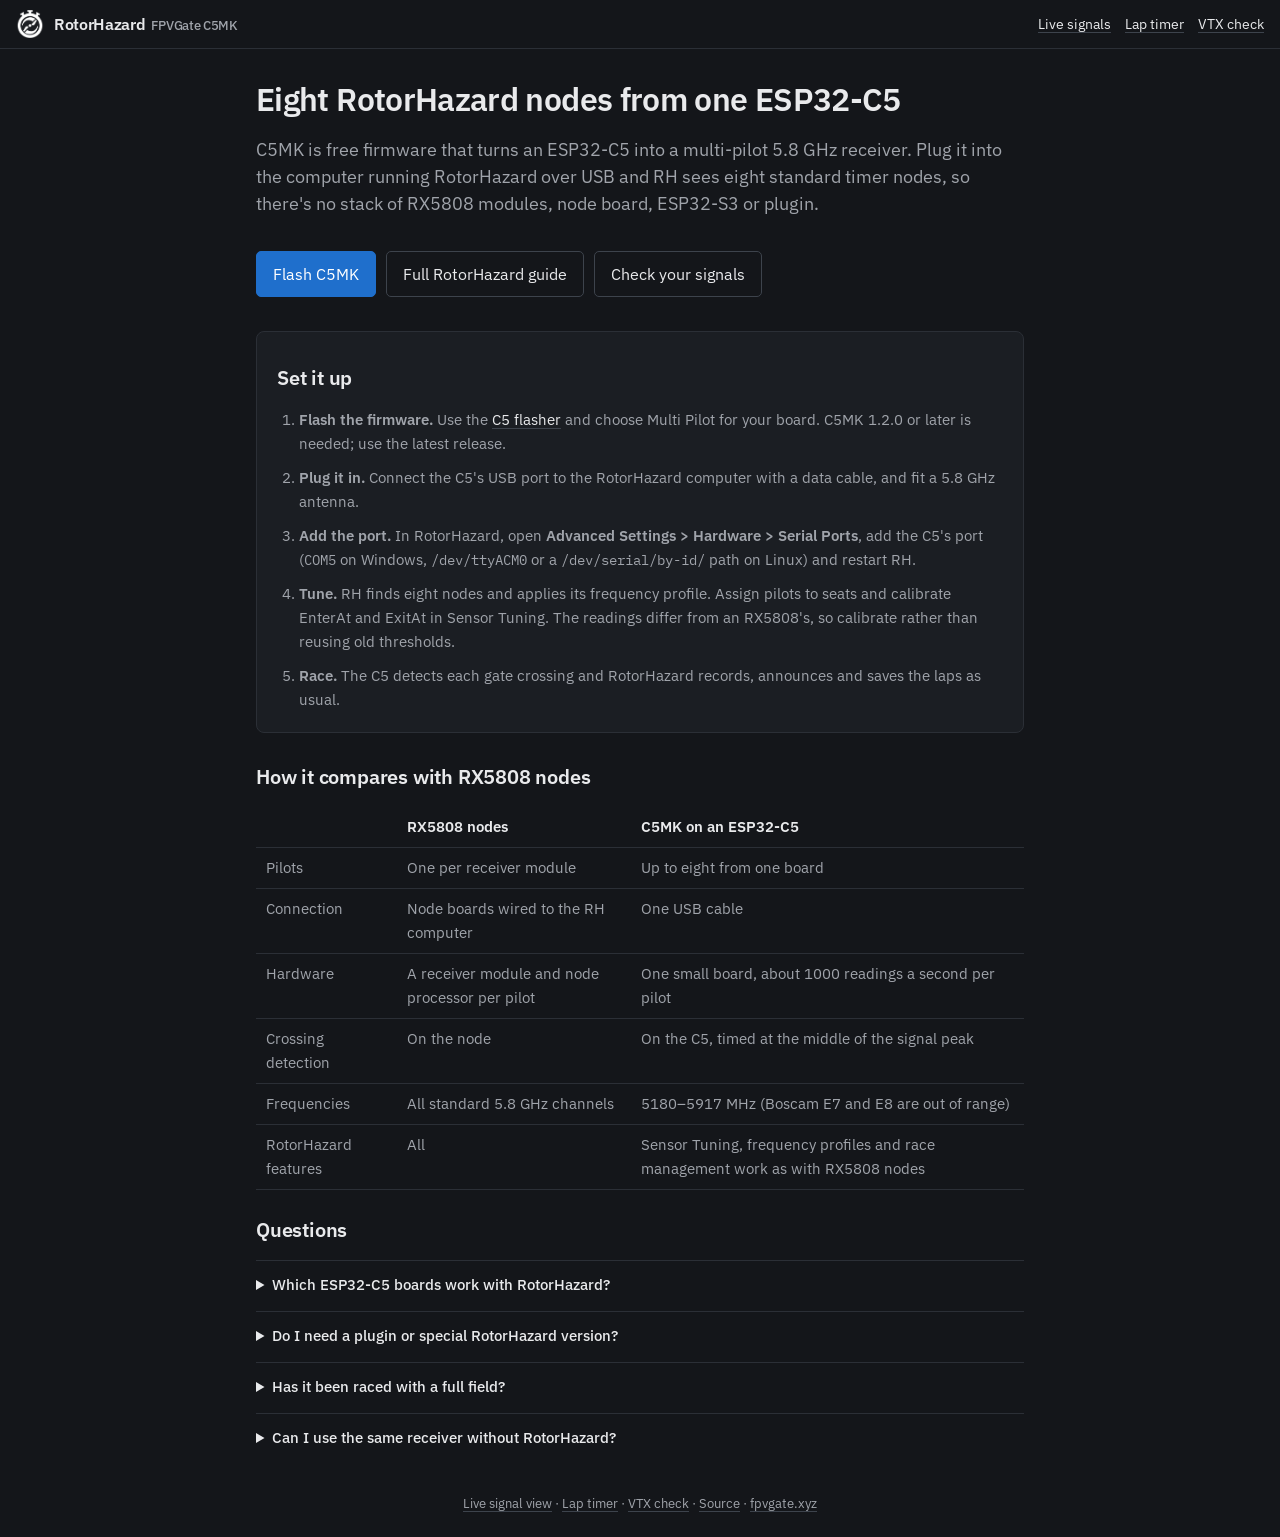
<file: multipilot/web/rotorhazard/index.html>
<!DOCTYPE html>
<!-- FPVGate C5MK with RotorHazard: a static guide page, the search landing
     page for using one ESP32-C5 as eight RotorHazard nodes over USB. Facts
     follow docs/USB_ROTORHAZARD.md; keep the two in step. -->
<html lang="en">
<head>
<meta charset="utf-8">
<meta name="viewport" content="width=device-width, initial-scale=1, viewport-fit=cover">
<meta name="theme-color" content="#111317">
<title>ESP32-C5 RotorHazard receiver: 8 nodes over USB | FPVGate C5MK</title>
<meta name="description" content="Use one ESP32-C5 as eight native RotorHazard timer nodes. Plug it into the RotorHazard computer over USB: no RX5808 modules, node board or plugin.">
<link rel="canonical" href="https://c5mk.fpvgate.xyz/rotorhazard/">
<meta property="og:type" content="article">
<meta property="og:site_name" content="FPVGate C5MK">
<meta property="og:title" content="ESP32-C5 RotorHazard receiver: 8 nodes over USB">
<meta property="og:description" content="Use one ESP32-C5 as eight native RotorHazard timer nodes. Plug it into the RotorHazard computer over USB: no RX5808 modules, node board or plugin.">
<meta property="og:url" content="https://c5mk.fpvgate.xyz/rotorhazard/">
<meta property="og:image" content="https://c5mk.fpvgate.xyz/assets/social-preview.png">
<meta property="og:image:width" content="1280">
<meta property="og:image:height" content="640">
<meta name="twitter:card" content="summary_large_image">
<meta name="twitter:image" content="https://c5mk.fpvgate.xyz/assets/social-preview.png">
<link rel="icon" href="../assets/fpvgate-logo.png" type="image/png">
<style>
  :root { --bg: #111317; --panel: #191c21; --line: #2a2f37; --text: #eef0f3; --soft: #bfc5ce; --muted: #8a919c; }
  * { box-sizing: border-box; }
  html, body { margin: 0; background: var(--bg); color: var(--text); font: 16px/1.5 system-ui, "Segoe UI", Roboto, sans-serif; }
  header { display: flex; align-items: center; gap: 10px; padding: 10px 16px; border-bottom: 1px solid var(--line); }
  header .title { font-weight: 800; }
  header .title small { font-weight: 500; color: var(--muted); margin-left: 6px; }
  header nav { margin-left: auto; display: flex; gap: 14px; font-size: 14px; }
  main { max-width: 800px; margin: 0 auto; padding: 24px 16px 40px; display: grid; gap: 18px; }
  h1 { font-size: 32px; margin: 8px 0 0; line-height: 1.15; }
  .lead { font-size: 18px; color: var(--soft); margin: 0; }
  .card { background: var(--panel); border: 1px solid var(--line); padding: 20px; }
  ol.setup { margin: 0; padding-left: 22px; display: grid; gap: 10px; color: var(--soft); }
  code { font-family: var(--mono); font-size: .92em; }
  table { border-collapse: collapse; width: 100%; font-size: 15px; }
  th, td { text-align: left; padding: 8px 10px; border-bottom: 1px solid var(--line); vertical-align: top; }
  th { color: var(--text); font-weight: 600; }
  td { color: var(--soft); }
  .cta { display: flex; flex-wrap: wrap; gap: 10px; }
  .cta a { display: inline-block; padding: 10px 16px; border: 1px solid var(--line2); border-radius: var(--r); text-decoration: none; }
  .cta a.primary { background: var(--accent-fill); border-color: var(--accent-fill); color: var(--accent-ink); }
  @media (max-width: 560px) { header nav { display: none; } h1 { font-size: 26px; } }
  footer { text-align: center; color: var(--muted); font-size: 13px; padding: 4px 16px 24px; }
  footer a { color: var(--soft); }
</style>
<link rel="stylesheet" href="../brand.css">
<script type="application/ld+json">
{
 "@context": "https://schema.org",
 "@type": "FAQPage",
 "mainEntity": [
  {
   "@type": "Question",
   "name": "Which ESP32-C5 boards work with RotorHazard?",
   "acceptedAnswer": {
    "@type": "Answer",
    "text": "Direct USB to RotorHazard is verified on the Waveshare ESP32-C5-Zero. The Seeed Studio XIAO ESP32-C5 runs the same firmware and is tested with FPVGate; its USB connection to RotorHazard is still to be validated."
   }
  },
  {
   "@type": "Question",
   "name": "Do I need a plugin or special RotorHazard version?",
   "acceptedAnswer": {
    "@type": "Answer",
    "text": "No. The C5 speaks RotorHazard's standard serial node protocol (node API 36), so a normal RotorHazard install picks it up once the serial port is added."
   }
  },
  {
   "@type": "Question",
   "name": "Has it been raced with a full field?",
   "acceptedAnswer": {
    "@type": "Answer",
    "text": "Not yet. Eight-node discovery and live RSSI are verified, and timing works in local RotorHazard testing. Races with two or more real pilots, and lap accuracy against video, are still to be measured."
   }
  },
  {
   "@type": "Question",
   "name": "Can I use the same receiver without RotorHazard?",
   "acceptedAnswer": {
    "@type": "Answer",
    "text": "Yes. The same firmware runs the browser lap timer for 1–4 pilots, the live signal dashboard and the VTX check. Only one program can use the USB port at a time, so close RotorHazard first."
   }
  }
 ]
}
</script>
</head>
<body>
<header>
  <img class="brand-logo" src="../assets/fpvgate-logo.png" alt="FPVGate" width="28" height="28">
  <span class="title">RotorHazard<small>FPVGate C5MK</small></span>
  <nav aria-label="Receiver tools"><a href="../">Live signals</a><a href="../timer/">Lap timer</a><a href="../vtx/">VTX check</a></nav>
</header>

<main>
  <div>
    <h1>Eight RotorHazard nodes from one ESP32-C5</h1>
  </div>
  <p class="lead">C5MK is free firmware that turns an ESP32-C5 into a multi-pilot 5.8&nbsp;GHz receiver. Plug it into the computer running RotorHazard over USB and RH sees eight standard timer nodes, so there's no stack of RX5808 modules, node board, ESP32-S3 or plugin.</p>
  <p class="cta"><a class="primary" href="https://fpvgate.xyz/c5.html#flasher" target="_blank" rel="noopener">Flash C5MK</a><a href="https://github.com/LouisHitchcock/FPVGateC5MK/blob/main/docs/USB_ROTORHAZARD.md" target="_blank" rel="noopener">Full RotorHazard guide</a><a href="../">Check your signals</a></p>

  <section class="card about">
    <h2>Set it up</h2>
    <ol class="setup">
      <li><b>Flash the firmware.</b> Use the <a href="https://fpvgate.xyz/c5.html#flasher" target="_blank" rel="noopener">C5 flasher</a> and choose Multi Pilot for your board. C5MK 1.2.0 or later is needed; use the latest release.</li>
      <li><b>Plug it in.</b> Connect the C5's USB port to the RotorHazard computer with a data cable, and fit a 5.8&nbsp;GHz antenna.</li>
      <li><b>Add the port.</b> In RotorHazard, open <b>Advanced Settings &gt; Hardware &gt; Serial Ports</b>, add the C5's port (<code>COM5</code> on Windows, <code>/dev/ttyACM0</code> or a <code>/dev/serial/by-id/</code> path on Linux) and restart RH.</li>
      <li><b>Tune.</b> RH finds eight nodes and applies its frequency profile. Assign pilots to seats and calibrate EnterAt and ExitAt in Sensor Tuning. The readings differ from an RX5808's, so calibrate rather than reusing old thresholds.</li>
      <li><b>Race.</b> The C5 detects each gate crossing and RotorHazard records, announces and saves the laps as usual.</li>
    </ol>
  </section>

  <section class="about">
    <h2>How it compares with RX5808 nodes</h2>
    <table>
      <tr><th></th><th>RX5808 nodes</th><th>C5MK on an ESP32-C5</th></tr>
      <tr><td>Pilots</td><td>One per receiver module</td><td>Up to eight from one board</td></tr>
      <tr><td>Connection</td><td>Node boards wired to the RH computer</td><td>One USB cable</td></tr>
      <tr><td>Hardware</td><td>A receiver module and node processor per pilot</td><td>One small board, about 1000 readings a second per pilot</td></tr>
      <tr><td>Crossing detection</td><td>On the node</td><td>On the C5, timed at the middle of the signal peak</td></tr>
      <tr><td>Frequencies</td><td>All standard 5.8&nbsp;GHz channels</td><td>5180–5917&nbsp;MHz (Boscam E7 and E8 are out of range)</td></tr>
      <tr><td>RotorHazard features</td><td>All</td><td>Sensor Tuning, frequency profiles and race management work as with RX5808 nodes</td></tr>
    </table>

    <h2>Questions</h2>
    <details>
      <summary>Which ESP32-C5 boards work with RotorHazard?</summary>
      <p>Direct USB to RotorHazard is verified on the Waveshare ESP32-C5-Zero. The Seeed Studio XIAO ESP32-C5 runs the same firmware and is tested with FPVGate; its USB connection to RotorHazard is still to be validated.</p>
    </details>
    <details>
      <summary>Do I need a plugin or special RotorHazard version?</summary>
      <p>No. The C5 speaks RotorHazard's standard serial node protocol (node API 36), so a normal RotorHazard install picks it up once the serial port is added.</p>
    </details>
    <details>
      <summary>Has it been raced with a full field?</summary>
      <p>Not yet. Eight-node discovery and live RSSI are verified, and timing works in local RotorHazard testing. Races with two or more real pilots, and lap accuracy against video, are still to be measured.</p>
    </details>
    <details>
      <summary>Can I use the same receiver without RotorHazard?</summary>
      <p>Yes. The same firmware runs the <a href="../timer/">browser lap timer</a> for 1–4 pilots, the <a href="../">live signal dashboard</a> and the <a href="../vtx/">VTX check</a>. Only one program can use the USB port at a time, so close RotorHazard first.</p>
    </details>
  </section>
</main>

<footer>
  <a href="../">Live signal view</a> · <a href="../timer/">Lap timer</a> · <a href="../vtx/">VTX check</a> · <a href="https://github.com/LouisHitchcock/FPVGateC5MK" target="_blank" rel="noopener">Source</a> · <a href="https://fpvgate.xyz" target="_blank" rel="noopener">fpvgate.xyz</a>
</footer>
</body>
</html>
</file>
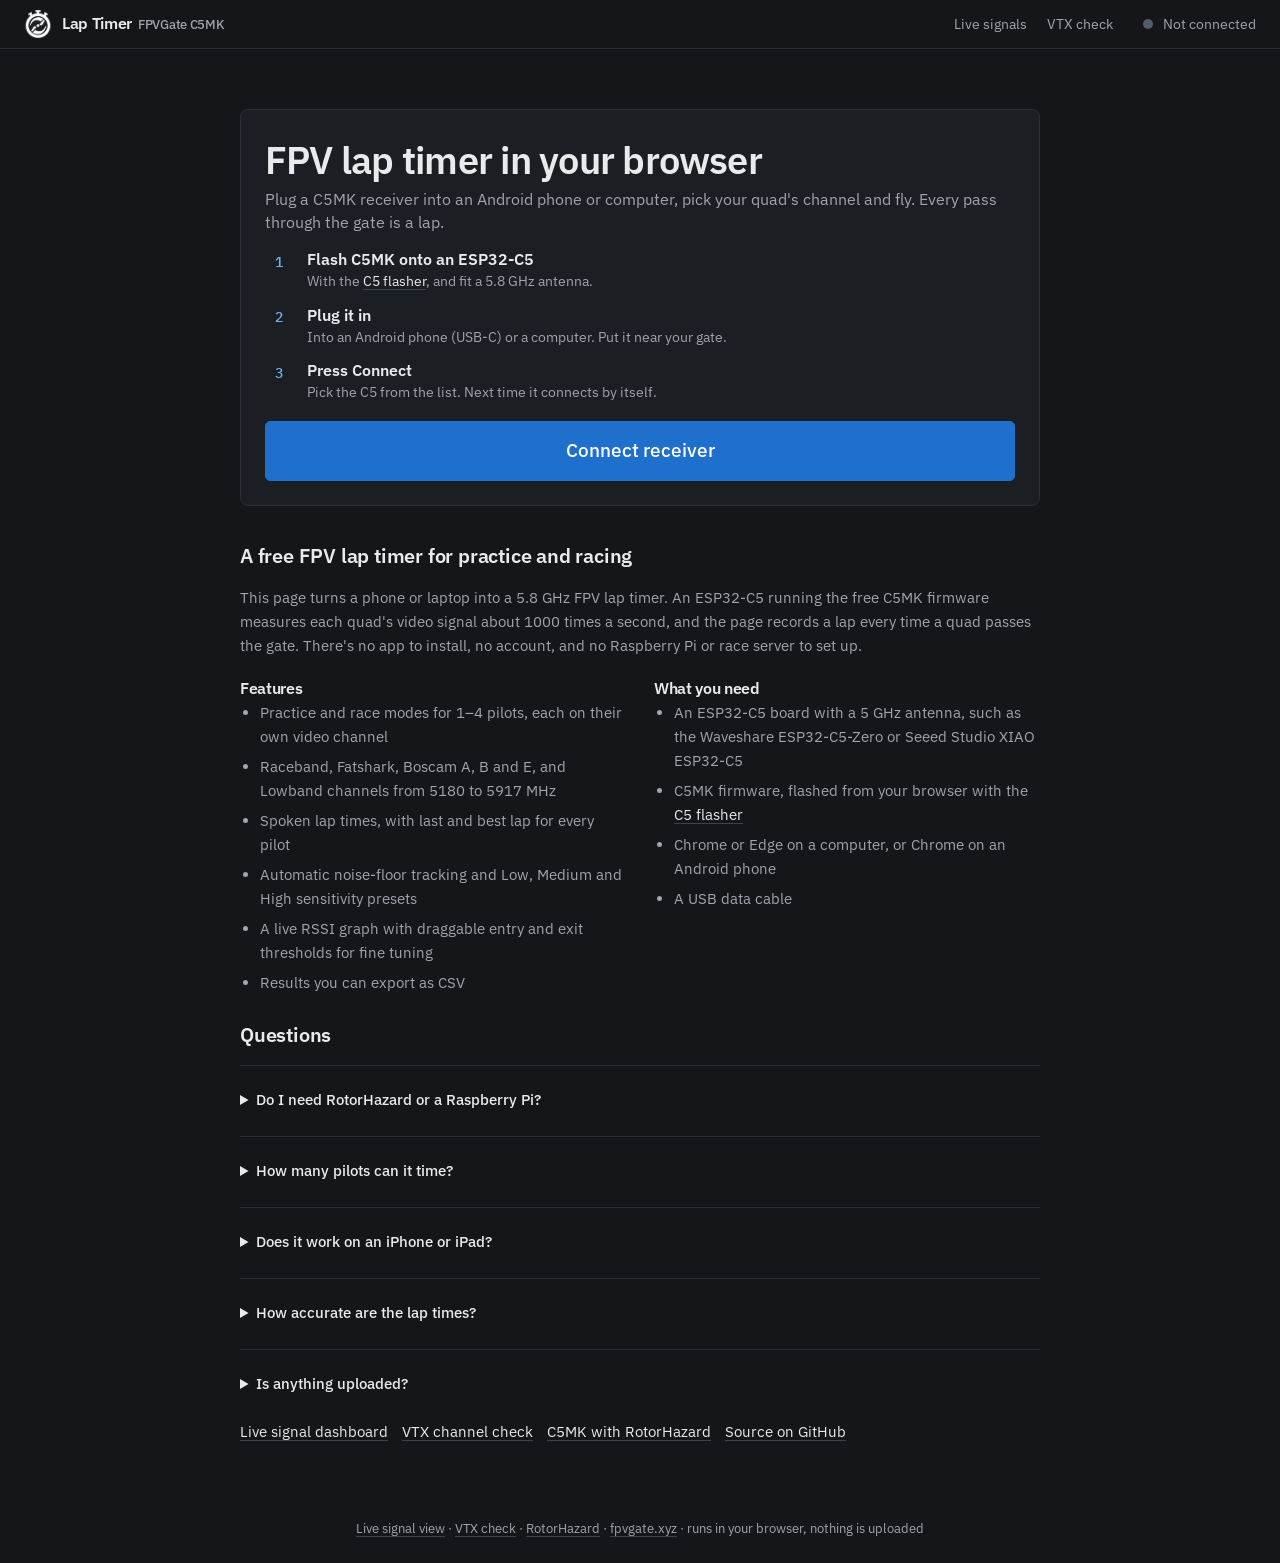
<file: multipilot/web/timer/index.html>
<!DOCTYPE html>
<!-- FPVGate lap timer: a C5MK receiver on USB, a phone or laptop, and nothing
     else. All the timing happens in the page from the C5's readings (laps.js);
     the C5 just scans, as it does for the dashboard. Published at
     https://c5mk.fpvgate.xyz/timer/. -->
<html lang="en">
<head>
<meta charset="utf-8">
<meta name="viewport" content="width=device-width, initial-scale=1, viewport-fit=cover">
<meta name="theme-color" content="#111317">
<title>Free FPV browser lap timer for 1-4 pilots | FPVGate C5MK</title>
<meta name="description" content="A free FPV drone lap timer that runs in Chrome: plug an ESP32-C5 receiver into a phone or computer and time 1-4 pilots with voice lap calls and CSV results.">
<link rel="canonical" href="https://c5mk.fpvgate.xyz/timer/">
<meta property="og:type" content="website">
<meta property="og:site_name" content="FPVGate C5MK">
<meta property="og:title" content="Free FPV browser lap timer for 1-4 pilots | FPVGate C5MK">
<meta property="og:description" content="A free FPV drone lap timer that runs in Chrome: plug an ESP32-C5 receiver into a phone or computer and time 1-4 pilots with voice lap calls and CSV results.">
<meta property="og:url" content="https://c5mk.fpvgate.xyz/timer/">
<meta property="og:image" content="https://c5mk.fpvgate.xyz/assets/social-preview.png">
<meta property="og:image:width" content="1280">
<meta property="og:image:height" content="640">
<meta name="twitter:card" content="summary_large_image">
<meta name="twitter:image" content="https://c5mk.fpvgate.xyz/assets/social-preview.png">
<link rel="icon" href="../assets/fpvgate-logo.png" type="image/png">
<style>
  :root {
    --bg: #111317; --panel: #191c21; --panel2: #1f232a; --line: #2a2f37; --line2: #353b45;
    --text: #eef0f3; --soft: #bfc5ce; --muted: #8a919c; --accent: #3987e5; --accent-dim: #1d3a5c;
    --ok: #3dbb7c; --warn: #d9a33a; --bad: #e05d5d;
    --mono: ui-monospace, "Cascadia Mono", Consolas, monospace;
  }
  * { box-sizing: border-box; -webkit-tap-highlight-color: transparent; }
  html, body { margin: 0; background: var(--bg); color: var(--text); font: 16px/1.45 system-ui, "Segoe UI", Roboto, sans-serif; }
  a { color: var(--accent); }
  button, select, input { font: inherit; color: var(--text); }
  button { cursor: pointer; border: 1px solid var(--line2); background: var(--panel2); border-radius: 12px; padding: 10px 16px; min-height: 48px; }
  button:active:not(:disabled) { transform: scale(.98); }
  button:disabled { opacity: .45; }
  button.primary { background: var(--accent); border-color: var(--accent); color: #fff; font-weight: 700; }
  button.big { width: 100%; font-size: 19px; min-height: 60px; border-radius: 16px; }
  button.danger { background: #3a1c1c; border-color: #6a2a2a; color: #f4c2c2; }
  button.ghost { background: transparent; }
  select, input[type=text] { background: var(--panel2); border: 1px solid var(--line2); border-radius: 10px; padding: 10px 12px; min-height: 48px; width: 100%; }

  header { position: sticky; top: 0; z-index: 10; display: flex; align-items: center; gap: 10px; padding: 10px 16px;
    padding-top: max(10px, env(safe-area-inset-top)); background: rgba(17,19,23,.94); backdrop-filter: blur(6px); border-bottom: 1px solid var(--line); }
  header .title { font-weight: 800; letter-spacing: .01em; }
  header .title small { font-weight: 500; color: var(--muted); margin-left: 6px; }
  header .spacer { flex: 1; }
  .dot { width: 10px; height: 10px; border-radius: 50%; background: #555c66; }
  .dot.ok { background: var(--ok); box-shadow: 0 0 0 3px rgba(61,187,124,.18); }
  .dot.busy { background: var(--warn); }
  #connText { color: var(--muted); font-size: 14px; }

  main { max-width: 640px; margin: 0 auto; padding: 16px 16px calc(28px + env(safe-area-inset-bottom)); }
  section.screen { display: grid; gap: 16px; }
  .card { background: var(--panel); border: 1px solid var(--line); border-radius: 16px; padding: 16px; }
  h1 { font-size: 28px; margin: 4px 0 6px; line-height: 1.15; }
  h2 { font-size: 13px; font-weight: 700; letter-spacing: .08em; text-transform: uppercase; color: var(--muted); margin: 0 0 10px; }
  p { margin: 0; color: var(--soft); }
  .muted { color: var(--muted); font-size: 14px; }
  .notice { border-radius: 12px; padding: 12px 14px; font-size: 15px; background: #2a2316; border: 1px solid #5a4823; color: #f1d9a3; }
  .notice.err { background: #2c1717; border-color: #6a2a2a; color: #f4b9b9; }
  .notice:empty { display: none; }
  [hidden] { display: none !important; }
  /* Nothing may push the page wider than a phone: grid and flex children
     default to their content's width, and a select's is its longest option. */
  main, section.screen, .card, .pilot > *, .pilot .row2 > *, .lane, .lane .top > * { min-width: 0; }
  select { max-width: 100%; text-overflow: ellipsis; }
  header .title { white-space: nowrap; overflow: hidden; text-overflow: ellipsis; min-width: 0; }
  #connText { white-space: nowrap; }
  @media (max-width: 440px) {
    header .title small { display: none; }
    .pilot .find { padding: 8px 10px; font-size: 14px; }
  }

  .steps { list-style: none; padding: 0; margin: 14px 0 18px; display: grid; gap: 12px; }
  .steps li { display: grid; grid-template-columns: 32px 1fr; gap: 10px; align-items: start; }
  .steps .n { width: 28px; height: 28px; border-radius: 50%; background: var(--accent-dim); color: #cfe3fb; display: grid; place-items: center; font-weight: 800; font-size: 14px; }

  /* setup */
  .pilot { display: grid; grid-template-columns: 14px 1fr; gap: 10px 12px; align-items: center; padding: 12px 0; border-top: 1px solid var(--line); }
  .pilot:first-of-type { border-top: 0; padding-top: 0; }
  .pilot .sw { width: 14px; height: 14px; border-radius: 4px; }
  .pilot .row2 { grid-column: 2; display: grid; grid-template-columns: 1fr auto; gap: 8px; }
  .pilot .row3 { grid-column: 2; display: flex; align-items: center; gap: 10px; }
  .pilot .remove { min-height: 48px; min-width: 48px; padding: 0; font-size: 22px; line-height: 1; }
  .meter { flex: 1; height: 10px; border-radius: 5px; background: #2b3039; position: relative; overflow: visible; }
  .meter i { position: absolute; left: 0; top: 0; bottom: 0; border-radius: 5px; width: 0; }
  .meter b { position: absolute; top: -4px; bottom: -4px; width: 2px; background: #c9ced6; border-radius: 1px; }
  .seen { font-size: 13px; color: var(--muted); min-width: 86px; text-align: right; }
  .seen.hit { color: var(--ok); font-weight: 700; }
  .seg { display: grid; grid-auto-flow: column; grid-auto-columns: 1fr; gap: 6px; background: var(--panel2); border: 1px solid var(--line2); border-radius: 12px; padding: 4px; }
  .seg button { border: 0; background: transparent; min-height: 44px; border-radius: 9px; padding: 6px; }
  .seg button.on { background: var(--accent); color: #fff; font-weight: 700; }
  .stepper { display: flex; align-items: center; gap: 12px; }
  .stepper button { width: 48px; padding: 0; font-size: 22px; }
  .stepper output { font: 700 22px var(--mono); min-width: 36px; text-align: center; }
  .opts { display: grid; gap: 14px; }
  .opts label.check { display: flex; align-items: center; gap: 10px; color: var(--soft); }
  .opts input[type=checkbox] { width: 22px; height: 22px; accent-color: var(--accent); }
  details summary { cursor: pointer; min-height: 44px; padding: 10px 0; color: var(--soft); }
  .thresholds { display: grid; grid-template-columns: 1fr 1fr; gap: 10px; margin: 12px 0; min-width: 0; }
  .thresholds legend { color: var(--soft); }
  .thresholds label { font-size: 14px; color: var(--muted); min-width: 0; }
  input[type=number] { width: 100%; min-height: 48px; margin-top: 4px; padding: 8px; border-radius: 10px; border: 1px solid var(--line2); background: var(--panel2); }
  .signal-head { display: flex; flex-wrap: wrap; justify-content: space-between; gap: 8px; font-size: 14px; margin-top: 12px; }
  .signal-head output { color: var(--soft); font-family: var(--mono); }
  .signal-chart { position: relative; margin-top: 6px; }
  .signal-plot { display: block; width: 100%; height: 220px; }
  .signal-handle { display: none; position: absolute; z-index: 1; transform: translateY(-50%); min-height: 48px; min-width: 96px; padding: 8px 12px; border-radius: 24px; font-size: 14px; font-weight: 700; touch-action: none; user-select: none; cursor: ns-resize; }
  .signal-handle:active { transform: translateY(-50%); }
  .signal-handle[data-key=enterDb] { left: 32px; color: #f1d9a3; border-color: var(--warn); background: #322818; }
  .signal-handle[data-key=exitDb] { right: 8px; color: #bff0d6; border-color: var(--ok); background: #163125; }
  .signal-controls { display: none; }
  body.tuning .signal-handle { display: block; }
  body.tuning .signal-controls { display: grid; }
  #scrRun #advanced { display: none; }
  #advanced label.check { display: flex; align-items: center; gap: 10px; min-height: 48px; }
  #advanced input[type=checkbox] { width: 24px; height: 24px; accent-color: var(--accent); }
  .signal-key { display: flex; flex-wrap: wrap; gap: 6px 16px; font-size: 13px; color: var(--muted); }
  .signal-key .entry { color: var(--warn); } .signal-key .exit { color: var(--ok); }
  .signal-card-head { display: flex; align-items: center; gap: 8px; }
  #btnToggleGraph { flex: 1; display: flex; align-items: center; justify-content: space-between; gap: 12px; text-align: left; border: 0; background: transparent; padding: 8px 0; font-weight: 700; }
  #signalToggleLabel { font-weight: 500; font-size: 14px; color: var(--muted); }
  #btnSignalHelp { flex: none; width: 48px; padding: 0; border-radius: 50%; font-weight: 800; }
  .signal-help { margin: 12px 0; padding: 14px; border: 1px solid var(--line2); border-radius: 12px; background: var(--panel2); }
  .signal-help p + p { margin-top: 10px; }
  #signalBody { margin-top: 12px; }

  /* running */
  .runbar { display: flex; align-items: center; gap: 10px; }
  .runbar .what { font-weight: 700; }
  .runbar .spacer { flex: 1; }
  .lanes { display: grid; gap: 12px; }
  .lane { background: var(--panel); border: 1px solid var(--line); border-radius: 8px; padding: 14px 16px; }
  .lane .top { display: flex; align-items: baseline; gap: 10px; }
  .lane .name { font-weight: 800; font-size: 18px; overflow-wrap: anywhere; }
  .lane .ch { color: var(--muted); font-size: 14px; }
  .lane .lapno { margin-left: auto; font-weight: 800; font-size: 18px; }
  .lane .clock { font: 800 64px/1.05 var(--mono); font-variant-numeric: tabular-nums; margin: 6px 0; letter-spacing: -.02em; }
  .lanes.n2 .clock { font-size: 52px; } .lanes.n3 .clock, .lanes.n4 .clock { font-size: 40px; }
  .lane .stats { display: flex; gap: 18px; color: var(--soft); font-size: 15px; }
  .lane .stats b { font-family: var(--mono); color: var(--text); }
  .lane .best b { color: var(--ok); }
  .lane .recent { display: flex; gap: 6px; flex-wrap: wrap; margin-top: 8px; min-height: 26px; }
  .chip { font: 600 13px var(--mono); padding: 2px 8px; border-radius: 999px; background: var(--panel2); border: 1px solid var(--line2); color: var(--soft); }
  .chip.best { color: #bff0d6; border-color: #2a6a4b; background: #12291e; }
  .lane .meter { margin-top: 10px; height: 6px; }
  .lane.flash { animation: flash .6s ease-out; }
  @keyframes flash { from { background: #23402f; } to { background: var(--panel); } }
  .lane .done { color: var(--ok); font-weight: 800; }
  #countdown { position: fixed; inset: 0; z-index: 50; display: grid; place-items: center; background: rgba(10,12,15,.88);
    font: 900 min(40vw, 220px)/1 var(--mono); color: #fff; }
  #countdown.go { color: var(--ok); }

  /* results */
  table { width: 100%; border-collapse: collapse; font-size: 15px; }
  td, th { padding: 6px 4px; text-align: left; border-bottom: 1px solid var(--line); }
  th { color: var(--muted); font-weight: 600; font-size: 13px; }
  td.num, th.num { text-align: right; font-family: var(--mono); }
  tr.best td { color: var(--ok); }
  .promo { background: var(--panel); border-color: var(--line); }
  .promo h2 { color: var(--text); }
  .row { display: flex; gap: 10px; flex-wrap: wrap; }
  .row > button { flex: 1; }
  footer { text-align: center; color: var(--muted); font-size: 13px; padding: 4px 16px 24px; }
  footer a { color: var(--soft); }
  .desktop-links, .desktop-intro { display: none; }
  .setup-settings, .results-side { display: grid; gap: 16px; min-width: 0; }
  .results-grid { display: grid; gap: 20px; }
  .pilot-result { min-width: 0; }
  .result-title { margin: 14px 0 4px; }
  /* Keep the phone layout as the base. Expand into a workspace on laptops. */
  @media (min-width: 960px) {
    header { padding-left: max(24px, calc((100vw - 1280px) / 2)); padding-right: max(24px, calc((100vw - 1280px) / 2)); }
    .desktop-links { display: flex; gap: 20px; margin-right: 20px; font-size: 14px; }
    .desktop-links a { color: var(--soft); text-decoration: none; }
    .desktop-links a:hover { color: var(--text); }
    main { max-width: 1280px; padding: 28px 24px 40px; }
    section.screen { gap: 24px; }
    .card { padding: 24px; }
    #scrConnect { max-width: 800px; margin: 32px auto; }
    #scrConnect h1 { font-size: 38px; }
    #scrSetup { grid-template-columns: minmax(0, 1.1fr) minmax(0, .9fr); align-items: start; }
    .desktop-intro { display: block; grid-column: 1 / -1; }
    .desktop-intro h1 { font-size: 32px; }
    #setupPilots { grid-column: 1; grid-row: 2; }
    #setupSettings { grid-column: 2; grid-row: 2; }
    #scrSetup #signalCard { grid-column: 1 / -1; grid-row: 3; }
    .pilot { grid-template-columns: 14px minmax(120px, 1fr) minmax(230px, 1.5fr); }
    .pilot .row2 { grid-column: 3; }
    .pilot .row3 { grid-column: 2 / -1; }
    #btnStart { margin-top: 4px; }
    #signalPlots { display: grid; grid-template-columns: repeat(auto-fit, minmax(min(100%, 460px), 1fr)); gap: 16px 24px; }
    .signal-plot { height: 260px; }
    .runbar { font-size: 20px; padding: 4px 0; }
    .lanes { gap: 20px; }
    .lanes.n2, .lanes.n3, .lanes.n4 { grid-template-columns: repeat(2, minmax(0, 1fr)); }
    .lane { padding: 24px; min-height: 230px; }
    .lane .top { flex-wrap: wrap; }
    .lane .name { font-size: 22px; }
    .lane .lapno { font-size: 16px; }
    .lane .clock, .lanes.n2 .clock, .lanes.n3 .clock, .lanes.n4 .clock { font-size: clamp(64px, 6.5vw, 88px); margin: 16px 0; }
    .lanes.n1 .clock { font-size: 112px; }
    .lane .stats { font-size: 17px; }
    #btnStop { max-width: 260px; justify-self: end; }
    .results-grid { grid-template-columns: repeat(auto-fit, minmax(min(100%, 340px), 1fr)); gap: 28px; }
    #scrResults { grid-template-columns: minmax(0, 1fr) 340px; align-items: start; }
    #resultsCard { grid-column: 1; }
    #resultsSide { grid-column: 2; }
  }
</style>
<link rel="stylesheet" href="../brand.css">
<script type="application/ld+json">
{
 "@context": "https://schema.org",
 "@type": "WebApplication",
 "name": "C5MK FPV lap timer",
 "url": "https://c5mk.fpvgate.xyz/timer/",
 "description": "A free FPV lap timer for 1-4 pilots that runs in Chrome with an ESP32-C5 receiver: spoken lap times, sensitivity presets, RSSI graphs and CSV results.",
 "applicationCategory": "SportsApplication",
 "operatingSystem": "Chrome or Edge on a computer, Chrome on Android",
 "browserRequirements": "Web Serial or WebUSB",
 "offers": {
  "@type": "Offer",
  "price": "0",
  "priceCurrency": "USD"
 },
 "isPartOf": {
  "@type": "WebSite",
  "name": "FPVGate C5MK",
  "url": "https://c5mk.fpvgate.xyz/"
 }
}
</script>
<script type="application/ld+json">
{
 "@context": "https://schema.org",
 "@type": "FAQPage",
 "mainEntity": [
  {
   "@type": "Question",
   "name": "Do I need RotorHazard or a Raspberry Pi?",
   "acceptedAnswer": {
    "@type": "Answer",
    "text": "No. The receiver plugs straight into your phone or computer and the timer runs in the browser. If you already race with RotorHazard, the same receiver can also plug into RotorHazard as eight nodes."
   }
  },
  {
   "@type": "Question",
   "name": "How many pilots can it time?",
   "acceptedAnswer": {
    "@type": "Answer",
    "text": "The browser timer handles 1–4 pilots. One C5MK receiver can measure up to eight, which you can use through RotorHazard or an FPVGate timer."
   }
  },
  {
   "@type": "Question",
   "name": "Does it work on an iPhone or iPad?",
   "acceptedAnswer": {
    "@type": "Answer",
    "text": "No. Safari and other iOS browsers can't talk to USB devices. Use Chrome on Android, or Chrome or Edge on a computer."
   }
  },
  {
   "@type": "Question",
   "name": "How accurate are the lap times?",
   "acceptedAnswer": {
    "@type": "Answer",
    "text": "Each signal reading is timestamped by the receiver's own clock, so delays in the USB link or the phone don't move the lap times. Lap accuracy against video hasn't been measured yet."
   }
  },
  {
   "@type": "Question",
   "name": "Is anything uploaded?",
   "acceptedAnswer": {
    "@type": "Answer",
    "text": "No. The timer runs entirely in your browser. Settings stay on your device, and results only leave it if you export them."
   }
  }
 ]
}
</script>
</head>
<body>
<header>
  <img class="brand-logo" src="../assets/fpvgate-logo.png" alt="FPVGate" width="28" height="28">
  <span class="title">Lap Timer<small>FPVGate C5MK</small></span>
  <span class="spacer"></span>
  <nav class="desktop-links" aria-label="Receiver tools"><a href="../">Live signals</a><a href="../vtx/">VTX check</a></nav>
  <span class="dot" id="dot"></span><span id="connText">Not connected</span>
</header>

<main>
  <div class="notice" id="notice"></div>

  <!-- 1. Connect -->
  <section class="screen" id="scrConnect">
    <div class="card">
      <h1>FPV lap timer in your browser</h1>
      <p>Plug a C5MK receiver into an Android phone or computer, pick your quad's channel and fly. Every pass through the gate is a lap.</p>
      <ol class="steps">
        <li><span class="n">1</span><div><b>Flash C5MK onto an ESP32-C5</b><div class="muted">With the <a href="https://fpvgate.xyz/c5.html#flasher" target="_blank" rel="noopener">C5 flasher</a>, and fit a 5.8 GHz antenna.</div></div></li>
        <li><span class="n">2</span><div><b>Plug it in</b><div class="muted">Into an Android phone (USB-C) or a computer. Put it near your gate.</div></div></li>
        <li><span class="n">3</span><div><b>Press Connect</b><div class="muted">Pick the C5 from the list. Next time it connects by itself.</div></div></li>
      </ol>
      <button class="primary big" id="btnConnect">Connect receiver</button>
    </div>
    <div class="notice err" id="noUsb" hidden></div>
    <div class="about">
      <h2>A free FPV lap timer for practice and racing</h2>
      <p>This page turns a phone or laptop into a 5.8&nbsp;GHz FPV lap timer. An ESP32-C5 running the free C5MK firmware measures each quad's video signal about 1000 times a second, and the page records a lap every time a quad passes the gate. There's no app to install, no account, and no Raspberry Pi or race server to set up.</p>
      <div class="cols">
        <div>
          <h3>Features</h3>
          <ul>
            <li>Practice and race modes for 1–4 pilots, each on their own video channel</li>
            <li>Raceband, Fatshark, Boscam A, B and E, and Lowband channels from 5180 to 5917&nbsp;MHz</li>
            <li>Spoken lap times, with last and best lap for every pilot</li>
            <li>Automatic noise-floor tracking and Low, Medium and High sensitivity presets</li>
            <li>A live RSSI graph with draggable entry and exit thresholds for fine tuning</li>
            <li>Results you can export as CSV</li>
          </ul>
        </div>
        <div>
          <h3>What you need</h3>
          <ul>
            <li>An ESP32-C5 board with a 5&nbsp;GHz antenna, such as the Waveshare ESP32-C5-Zero or Seeed Studio XIAO ESP32-C5</li>
            <li>C5MK firmware, flashed from your browser with the <a href="https://fpvgate.xyz/c5.html#flasher" target="_blank" rel="noopener">C5 flasher</a></li>
            <li>Chrome or Edge on a computer, or Chrome on an Android phone</li>
            <li>A USB data cable</li>
          </ul>
        </div>
      </div>
      <h2>Questions</h2>
      <details>
        <summary>Do I need RotorHazard or a Raspberry Pi?</summary>
        <p>No. The receiver plugs straight into your phone or computer and the timer runs in the browser. If you already race with RotorHazard, the same receiver can also <a href="../rotorhazard/">plug into RotorHazard as eight nodes</a>.</p>
      </details>
      <details>
        <summary>How many pilots can it time?</summary>
        <p>The browser timer handles 1–4 pilots. One C5MK receiver can measure up to eight, which you can use through RotorHazard or an FPVGate timer.</p>
      </details>
      <details>
        <summary>Does it work on an iPhone or iPad?</summary>
        <p>No. Safari and other iOS browsers can't talk to USB devices. Use Chrome on Android, or Chrome or Edge on a computer.</p>
      </details>
      <details>
        <summary>How accurate are the lap times?</summary>
        <p>Each signal reading is timestamped by the receiver's own clock, so delays in the USB link or the phone don't move the lap times. Lap accuracy against video hasn't been measured yet.</p>
      </details>
      <details>
        <summary>Is anything uploaded?</summary>
        <p>No. The timer runs entirely in your browser. Settings stay on your device, and results only leave it if you export them.</p>
      </details>
      <p class="tool-links"><a href="../">Live signal dashboard</a><a href="../vtx/">VTX channel check</a><a href="../rotorhazard/">C5MK with RotorHazard</a><a href="https://github.com/LouisHitchcock/FPVGateC5MK" target="_blank" rel="noopener">Source on GitHub</a></p>
    </div>
  </section>

  <!-- 2. Set up -->
  <section class="screen" id="scrSetup" hidden>
    <div class="desktop-intro"><h1>Set up your session</h1><p>Choose your pilots and session settings. Open the RSSI graph to check reception or tune detection.</p></div>
    <div class="card" id="setupPilots">
      <h2>Pilots</h2>
      <div id="pilotList"></div>
      <button class="ghost" id="btnAddPilot" style="width:100%;margin-top:8px">+ Add a pilot</button>
      <p class="muted" style="margin-top:10px">Fly past the gate: the bar jumps and "pass seen" lights up. If it doesn't, try High sensitivity.</p>
    </div>
    <div class="setup-settings" id="setupSettings">
    <div class="card opts" id="setupOptions">
      <div>
        <h2>Mode</h2>
        <div class="seg" id="segMode"><button data-v="practice">Practice</button><button data-v="race">Race</button></div>
        <p class="muted" id="modeHint" style="margin-top:8px"></p>
      </div>
      <div id="lapsBox">
        <h2>Laps to win</h2>
        <div class="stepper"><button id="lapsMinus">−</button><output id="lapsOut">3</output><button id="lapsPlus">+</button></div>
      </div>
      <div>
        <h2>Sensitivity</h2>
        <div class="seg" id="segSens"><button data-v="low">Low</button><button data-v="medium">Medium</button><button data-v="high">High</button></div>
        <p class="muted" id="sensHint" style="margin-top:8px"></p>
      </div>
      <label class="check"><input type="checkbox" id="chkVoice">Read lap times out loud</label>
    </div>
    <button class="primary big" id="btnStart">Start</button>
    </div>
  </section>

  <!-- 3. Running -->
  <section class="screen" id="scrRun" hidden>
    <div class="runbar"><span class="what" id="runWhat"></span><span class="spacer"></span><span class="muted" id="runClock"></span></div>
    <div class="lanes" id="lanes"></div>
    <button class="danger big" id="btnStop">Stop</button>
  </section>

  <!-- 4. Results -->
  <section class="screen" id="scrResults" hidden>
    <div class="card" id="resultsCard"></div>
    <div class="results-side" id="resultsSide">
    <div class="row">
      <button class="primary" id="btnAgain">Go again</button>
      <button id="btnSetup">Change setup</button>
    </div>
    <button id="btnCsv">Save laps (CSV)</button>
    <div class="card promo">
      <h2>Ready for more?</h2>
      <p><b>FPVGate</b> is the open-source lap timer this grew out of: LED gates, race management, up to eight pilots,
        and RotorHazard support with the same C5MK receiver.</p>
      <p style="margin-top:10px"><a href="https://fpvgate.xyz" target="_blank" rel="noopener">Find out more at fpvgate.xyz →</a></p>
    </div>
    </div>
  </section>
</main>

<div class="card" id="signalCard" hidden>
  <div class="signal-card-head">
    <button type="button" id="btnToggleGraph" aria-expanded="false" aria-controls="signalBody">RSSI graph<span id="signalToggleLabel">Show ▾</span></button>
    <button type="button" id="btnSignalHelp" aria-label="How to use the RSSI graph" aria-expanded="false" aria-controls="signalHelp">?</button>
  </div>
  <div class="signal-help" id="signalHelp" hidden>
    <p><b>What am I looking at?</b> Each pilot has a live signal trace covering the last 20 seconds. The level is dB above a noise floor the timer tracks automatically. A fly-by should make a clear peak.</p>
    <p><b>How is a pass detected?</b> The signal must rise above Entry, then fall below Exit. A white marker shows an accepted pass. The timer uses the middle of the peak for its timestamp; the first pass starts your lap clock.</p>
    <p><b>How do I tune it?</b> Start with Medium sensitivity and fly past the gate. If passes are missed, try High. If it triggers too easily, try Low. For finer control, open the graph, expand Advanced and enable custom values, then type numbers or drag the Entry / Exit handles.</p>
    <p><b>Keep Exit below Entry.</b> The controls keep at least a 0.5 dB gap so signal noise does not repeatedly toggle the gate. Test your settings before starting: threshold editing is available during setup, while the graph can stay open during a session.</p>
  </div>
  <div id="signalBody" hidden>
  <p class="muted">Live FPVGate receiver signal · last 20 seconds · dB above the tracked noise floor</p>
  <div class="signal-key"><span>Signal</span><span class="entry">– – Entry</span><span class="exit">– – Exit</span><span>│ Pass detected</span></div>
  <details id="advanced">
    <summary>Advanced: adjust entry / exit</summary>
    <label class="check"><input type="checkbox" id="chkThresholds">Custom entry / exit values</label>
    <p class="muted">Drag the Entry or Exit handle up and down, or type a value below each graph. Values are dB above the noise floor. Exit stays at least 0.5 dB below Entry. Turn custom values off to use Sensitivity presets.</p>
  </details>
  <div id="signalPlots"></div>
  <p class="muted" id="signalStatus" role="status">Waiting for receiver readings…</p>
  </div>
</div>

<footer>
  <a href="../">Live signal view</a> · <a href="../vtx/">VTX check</a> · <a href="../rotorhazard/">RotorHazard</a> · <a href="https://fpvgate.xyz" target="_blank" rel="noopener">fpvgate.xyz</a> · runs in your browser, nothing is uploaded
</footer>

<div id="countdown" hidden></div>

<script type="module">
import { C5Link, BANDS, BAND_LABEL, MIN_MHZ, MAX_MHZ, channelName, whyNoTransport } from "../c5mk-link.js";
import { PassDetector, Session, SENSITIVITY, formatLap } from "../laps.js";
import { bandChannels, fill8, sweep, strongest } from "../vtxscan.js";
import { RssiGraph } from "../rssi-graph.js";

const $ = id => document.getElementById(id);
const COLORS = ["#3987e5", "#d95926", "#199e70", "#c98500"];
const MAX_PILOTS = 4;
const STORE_KEY = "c5mk.timer";
const DEFAULT_CHANNELS = [5658, 5732, 5843, 5917];   // R1 R3 R6 R8: the usual well-spaced set

// ---- settings, remembered on this device ---------------------------------------
const cfg = Object.assign({
  pilots: [{ name: "Pilot 1", mhz: 5658 }],
  mode: "practice", laps: 3, sens: "medium", voice: true, minLapS: 3, customThresholds: false,
}, (() => { try { return JSON.parse(localStorage.getItem(STORE_KEY)) || {}; } catch (e) { return {}; } })());
const save = () => { try { localStorage.setItem(STORE_KEY, JSON.stringify(cfg)); } catch (e) {} };

// ---- state ------------------------------------------------------------------------
const link = new C5Link();
let detectors = [];                 // one per pilot
let byMhz = new Map();              // mhz -> pilot index
let session = null;
let running = false;
let chipNow = { t: null, perf: 0 }; // the C5's clock, for "now"
let scanning = false;               // a Find my quad sweep owns the C5
let wakeLock = null;
const seen = [];                    // per pilot: last pass seen during setup
const lanes = [];                   // per pilot: running-screen elements
let graphs = [];

function thresholds(p) {
  const preset = SENSITIVITY[cfg.sens] || SENSITIVITY.medium;
  if (!cfg.customThresholds) return preset;
  const enterDb = Number.isFinite(p.enterDb) ? Math.max(0.5, Math.min(80, p.enterDb)) : preset.enterDb;
  const exitDb = Number.isFinite(p.exitDb) ? Math.max(0, Math.min(enterDb - 0.5, p.exitDb)) : Math.min(preset.exitDb, enterDb - 0.5);
  return { enterDb, exitDb };
}

function applyThresholds() {
  detectors.forEach((d, i) => d.configure({ ...thresholds(cfg.pilots[i]), minLapS: cfg.minLapS }));
}

function updateThreshold(i, key, value) {
  const p = cfg.pilots[i], values = thresholds(p);
  // Keep the other line fixed when dragging against it.
  const limit = key === "enterDb" ? [values.exitDb + 0.5, 80] : [0, values.enterDb - 0.5];
  Object.assign(p, values, { [key]: Math.max(limit[0], Math.min(limit[1], value)) });
  applyThresholds();
  save();
  syncThresholdInputs(i);
}

function syncThresholdInputs(i) {
  const fields = $("signalPlots").children[i]?.querySelector(".signal-controls");
  if (!fields) return;
  const values = thresholds(cfg.pilots[i]);
  for (const input of fields.querySelectorAll("input")) {
    if (document.activeElement !== input) input.value = values[input.dataset.key];
    if (input.dataset.key === "enterDb") input.min = values.exitDb + 0.5;
    else input.max = values.enterDb - 0.5;
  }
}

function buildGraphs() {
  $("signalPlots").replaceChildren();
  graphs = cfg.pilots.map((p, i) => {
    const el = document.createElement("div");
    el.innerHTML = `<div class="signal-head"><span style="color:${COLORS[i]}">${escapeHtml(p.name)} · ${channelName(p.mhz)}</span><output>Waiting…</output></div>
      <div class="signal-chart"><canvas class="signal-plot" role="img" aria-label="RSSI history for ${escapeHtml(p.name)}"></canvas>
      <button type="button" class="signal-handle" data-key="enterDb" aria-label="Drag entry threshold for ${escapeHtml(p.name)}">Entry</button>
      <button type="button" class="signal-handle" data-key="exitDb" aria-label="Drag exit threshold for ${escapeHtml(p.name)}">Exit</button></div>
      <fieldset class="thresholds signal-controls"><legend>Thresholds (dB above floor)</legend>
      <label>Entry (dB)<input type="number" inputmode="decimal" required step="0.5" max="80" data-key="enterDb"></label>
      <label>Exit (dB)<input type="number" inputmode="decimal" required step="0.5" min="0" data-key="exitDb"></label></fieldset>`;
    $("signalPlots").appendChild(el);
    for (const input of el.querySelectorAll("input")) input.onchange = () => {
      if (!input.checkValidity() || !Number.isFinite(input.valueAsNumber)) {
        input.reportValidity();
        input.value = thresholds(p)[input.dataset.key];
        return;
      }
      updateThreshold(i, input.dataset.key, input.valueAsNumber);
    };
    syncThresholdInputs(i);
    return new RssiGraph(el.querySelector("canvas"), el.querySelector("output"), COLORS[i], {
      handles: el.querySelectorAll(".signal-handle"),
      enabled: () => cfg.customThresholds && !$("scrSetup").hidden && !scanning,
      change: (key, value) => updateThreshold(i, key, value),
    });
  });
}

function show(id) {
  for (const s of ["scrConnect", "scrSetup", "scrRun", "scrResults"]) $(s).hidden = s !== id;
  $("signalCard").hidden = id !== "scrSetup" && id !== "scrRun";
  if (!$("signalCard").hidden) $(id).insertBefore($("signalCard"), id === "scrSetup" ? $("setupSettings") : $("btnStop"));
  document.body.classList.toggle("tuning", cfg.customThresholds && id === "scrSetup");
  window.scrollTo(0, 0);
}

function notice(text, err) {
  $("notice").textContent = text || "";
  $("notice").className = "notice" + (err ? " err" : "");
}

function nowChip() {
  return chipNow.t === null ? null : chipNow.t + (performance.now() - chipNow.perf) / 1000;
}

// ---- the C5 -------------------------------------------------------------------------
function applyChannels() {
  byMhz = new Map(cfg.pilots.map((p, i) => [p.mhz, i]));
  detectors = cfg.pilots.map(p => new PassDetector({ ...thresholds(p), minLapS: cfg.minLapS }));
  seen.length = 0;
  chipNow = { t: null, perf: 0 };
  buildGraphs();
  if (link.connected) {
    link.setChannels(fill8(cfg.pilots.map(p => p.mhz)));
    link.send("scan on");
  }
}

link.addEventListener("state", e => {
  const { connected, text } = e.detail;
  $("dot").className = "dot" + (connected ? " ok" : /Connecting/.test(text) ? " busy" : "");
  $("connText").textContent = connected ? "Connected" : /Connecting/.test(text) ? "Connecting…" : "Not connected";
  if (connected) {
    notice("");
    applyChannels();
    if (!$("scrConnect").hidden) { show("scrSetup"); renderSetup(); }
  } else if (!/Connecting/.test(text)) {
    if (running) notice("The receiver was unplugged. Laps resume when it's back.", true);
    else if (!$("scrConnect").hidden) notice(/Not connected/.test(text) ? "" : text, true);
    else notice(text, true);
  }
});

link.addEventListener("record", e => {
  if (scanning) return;
  for (const x of e.detail.entries) {
    const i = byMhz.get(x.mhz);
    if (i === undefined) continue;
    if (chipNow.t === null || x.t > chipNow.t) { chipNow.t = x.t; chipNow.perf = performance.now(); }
    const pass = detectors[i].push(x.t, x.filt);
    if (Number.isFinite(x.filt)) graphs[i]?.push(x.t, detectors[i].above(), pass && !pass.rejected ? pass.t : null);
    if (pass && !pass.rejected) onPass(i, pass);
  }
});

// ---- setup screen ---------------------------------------------------------------------
function channelOptions(selected, taken) {
  let html = "";
  for (const b of ["R", "F", "A", "B", "E", "L"]) {
    html += `<optgroup label="${BAND_LABEL[b]}">`;
    BANDS[b].forEach((f, k) => {
      if (f < MIN_MHZ || f > MAX_MHZ) return;
      const name = b + (k + 1);
      const dis = taken.has(f) && f !== selected ? " disabled" : "";
      html += `<option value="${f}"${f === selected && channelName(f) === name ? " selected" : ""}${dis}>${name} · ${f} MHz</option>`;
    });
    html += "</optgroup>";
  }
  return html;
}

function renderSetup() {
  const list = $("pilotList");
  list.innerHTML = "";
  const taken = new Set(cfg.pilots.map(p => p.mhz));
  cfg.pilots.forEach((p, i) => {
    const row = document.createElement("div");
    row.className = "pilot";
    row.innerHTML = `<span class="sw" style="background:${COLORS[i]}"></span>
      <input type="text" value="${p.name.replace(/"/g, "&quot;")}" maxlength="16" aria-label="Pilot name">
      <div class="row2"><select aria-label="Channel">${channelOptions(p.mhz, taken)}</select>
        <button class="find">Find my quad</button></div>
      <div class="row3"><div class="meter"><i style="background:${COLORS[i]}"></i><b></b></div>
        <span class="seen">no pass yet</span>
        ${cfg.pilots.length > 1 ? '<button class="remove ghost" aria-label="Remove pilot">×</button>' : ""}</div>`;
    row.querySelector("input").onchange = e => { p.name = e.target.value || `Pilot ${i + 1}`; save(); buildGraphs(); renderThresholds(); };
    row.querySelector("select").onchange = e => { p.mhz = +e.target.value; save(); applyChannels(); renderSetup(); };
    row.querySelector(".find").onclick = () => findQuad(i, row.querySelector(".find"));
    const rm = row.querySelector(".remove");
    if (rm) rm.onclick = () => { cfg.pilots.splice(i, 1); save(); applyChannels(); renderSetup(); };
    list.appendChild(row);
  });
  $("btnAddPilot").hidden = cfg.pilots.length >= MAX_PILOTS;
  for (const b of $("segMode").children) b.classList.toggle("on", b.dataset.v === cfg.mode);
  for (const b of $("segSens").children) b.classList.toggle("on", b.dataset.v === cfg.sens);
  $("modeHint").textContent = cfg.mode === "race"
    ? "3-2-1-GO, then your first pass through the gate starts the clock. First to the lap count wins."
    : "Your first pass through the gate starts lap 1. Fly as long as you like.";
  $("lapsBox").hidden = cfg.mode !== "race";
  $("lapsOut").textContent = cfg.laps;
  $("sensHint").textContent = SENSITIVITY[cfg.sens].hint;
  $("chkVoice").checked = cfg.voice;
  $("chkThresholds").checked = cfg.customThresholds;
  renderThresholds();
}

function renderThresholds() {
  document.body.classList.toggle("tuning", cfg.customThresholds && !$("scrSetup").hidden);
  cfg.pilots.forEach((p, i) => syncThresholdInputs(i));
}

async function findQuad(i, btn) {
  if (scanning || !link.connected) return;
  scanning = true;
  const label = btn.textContent;
  btn.disabled = true;
  notice("Looking for your quad… keep it powered up near the receiver.");
  try {
    const levels = await sweep(link, bandChannels(), {
      onProgress: (d, n) => { btn.textContent = `Looking… ${Math.round(100 * d / n)}%`; },
    });
    const best = strongest(levels);
    const otherPilot = cfg.pilots.findIndex((p, k) => k !== i && p.mhz === best.mhz);
    if (best.mhz === null || best.aboveDb < 10) {
      notice("No quad found. Is it powered up, with its video transmitter on? Bring it closer and try again.", true);
    } else if (otherPilot >= 0) {
      notice(`The strongest signal is on ${channelName(best.mhz)}, but ${cfg.pilots[otherPilot].name} is already on it. Change one of the two quads' channel.`, true);
    } else {
      cfg.pilots[i].mhz = best.mhz;
      save();
      notice(`Found it: ${channelName(best.mhz)} (${best.mhz} MHz).`);
    }
  } finally {
    btn.textContent = label;
    btn.disabled = false;
    scanning = false;
    applyChannels();
    renderSetup();
  }
}

$("btnAddPilot").onclick = () => {
  const used = new Set(cfg.pilots.map(p => p.mhz));
  const mhz = DEFAULT_CHANNELS.find(f => !used.has(f)) ?? bandChannels().find(f => !used.has(f));
  cfg.pilots.push({ name: `Pilot ${cfg.pilots.length + 1}`, mhz });
  save();
  applyChannels();
  renderSetup();
};
for (const b of $("segMode").children) b.onclick = () => { cfg.mode = b.dataset.v; save(); renderSetup(); };
for (const b of $("segSens").children) b.onclick = () => { cfg.sens = b.dataset.v; save(); applyThresholds(); renderSetup(); };
$("lapsMinus").onclick = () => { cfg.laps = Math.max(1, cfg.laps - 1); save(); renderSetup(); };
$("lapsPlus").onclick = () => { cfg.laps = Math.min(50, cfg.laps + 1); save(); renderSetup(); };
$("chkVoice").onchange = e => { cfg.voice = e.target.checked; save(); };
$("chkThresholds").onchange = e => { cfg.customThresholds = e.target.checked; save(); applyThresholds(); renderSetup(); };

// ---- sounds and voice -----------------------------------------------------------------------
let audio = null;
function beep(freq = 880, ms = 120, gain = 0.2) {
  try {
    audio = audio || new (window.AudioContext || window.webkitAudioContext)();
    const o = audio.createOscillator(), g = audio.createGain();
    o.frequency.value = freq;
    g.gain.value = gain;
    g.gain.setTargetAtTime(0, audio.currentTime + ms / 1000 * 0.7, 0.02);
    o.connect(g).connect(audio.destination);
    o.start();
    o.stop(audio.currentTime + ms / 1000);
  } catch (e) {}
}
function say(text) {
  if (!cfg.voice || !("speechSynthesis" in window)) return;
  if (speechSynthesis.pending) speechSynthesis.cancel();   // never fall behind the laps
  const u = new SpeechSynthesisUtterance(text);
  u.rate = 1.1;
  speechSynthesis.speak(u);
}
const spoken = s => s.toFixed(1);

// ---- running -------------------------------------------------------------------------------
function buildLanes() {
  const box = $("lanes");
  box.innerHTML = "";
  box.className = "lanes n" + cfg.pilots.length;
  lanes.length = 0;
  cfg.pilots.forEach((p, i) => {
    const el = document.createElement("div");
    el.className = "lane";
    el.innerHTML = `<div class="top"><span class="name">${escapeHtml(p.name)}</span><span class="ch">${channelName(p.mhz)}</span>
        <span class="lapno"></span></div>
      <div class="clock">0.00</div>
      <div class="stats"><span>Last <b class="last">–</b></span><span class="best">Best <b>–</b></span></div>
      <div class="recent"></div>
      <div class="meter"><i style="background:${COLORS[i]}"></i><b></b></div>`;
    box.appendChild(el);
    lanes.push({ el, lapno: el.querySelector(".lapno"), clock: el.querySelector(".clock"), last: el.querySelector(".last"),
                 best: el.querySelector(".best b"), recent: el.querySelector(".recent"), meter: el.querySelector(".meter i"),
                 mark: el.querySelector(".meter b") });
  });
}

function escapeHtml(s) { return s.replace(/[&<>"]/g, c => ({ "&": "&amp;", "<": "&lt;", ">": "&gt;", '"': "&quot;" })[c]); }

async function start() {
  if (!link.connected) { notice("Connect the receiver first.", true); return; }
  beep(1, 1, 0);   // wake the audio on this tap, so later beeps play
  session = new Session({ mode: cfg.mode, laps: cfg.laps, pilots: cfg.pilots.length });
  detectors.forEach(d => d.newSession());
  buildLanes();
  $("runWhat").textContent = cfg.mode === "race" ? `Race · ${cfg.laps} lap${cfg.laps > 1 ? "s" : ""}` : "Practice";
  show("scrRun");
  running = true;
  try { wakeLock = await navigator.wakeLock?.request("screen"); } catch (e) {}
  if (cfg.mode === "race") await countdown();
  else say(cfg.pilots.length > 1 ? "Ready. Fly through the gate to start." : "Ready");
}

async function countdown() {
  const box = $("countdown");
  box.hidden = false;
  for (const n of ["3", "2", "1"]) {
    box.className = "";
    box.textContent = n;
    beep(660, 180);
    await new Promise(r => setTimeout(r, 1000));
    if (!running) { box.hidden = true; return; }
  }
  box.textContent = "GO";
  box.className = "go";
  beep(1320, 500, 0.25);
  session.go(nowChip() ?? 0);
  say("Go");
  setTimeout(() => { box.hidden = true; }, 700);
}

function onPass(i, pass) {
  if (!running) {
    // Setup: show that the gate sees this quad, and how strongly.
    seen[i] = { at: performance.now(), peak: pass.peakDb };
    beep(990, 80, 0.12);
    return;
  }
  const r = session.pass(i, pass.t);
  const p = cfg.pilots[i], lane = lanes[i];
  if (r.kind === "ignored") return;
  const who = cfg.pilots.length > 1 ? p.name + ", " : "";
  lane.el.classList.remove("flash");
  void lane.el.offsetWidth;
  lane.el.classList.add("flash");
  navigator.vibrate?.(60);
  if (r.kind === "start") { beep(990, 100); say(who + "go"); return; }
  if (r.kind === "holeshot") { beep(990, 100); return; }
  beep(r.best ? 1320 : 990, 140);
  lane.last.textContent = formatLap(r.lapS);
  lane.best.textContent = formatLap(session.pilots[i].best);
  const chips = session.pilots[i].laps.slice(-6).map(s => {
    const best = s === session.pilots[i].best;
    return `<span class="chip${best ? " best" : ""}">${formatLap(s)}</span>`;
  });
  lane.recent.innerHTML = chips.join("");
  if (r.finished) {
    const place = session.standings().indexOf(i) + 1;
    say(`${who}finished${cfg.pilots.length > 1 ? `, position ${place}` : ""}. ${spoken(r.totalS)} seconds`);
    if (session.finished()) setTimeout(stop, 1500);
  } else {
    say(`${who}lap ${r.lap}, ${spoken(r.lapS)}${r.best && r.lap > 1 ? ", best" : ""}`);
  }
}

function stop() {
  if (!running) return;
  running = false;
  $("countdown").hidden = true;
  try { wakeLock?.release(); } catch (e) {}
  wakeLock = null;
  renderResults();
  show("scrResults");
}

// The running clocks and signal bars, ~20 times a second.
setInterval(() => {
  if (!$("signalCard").hidden && !$("signalBody").hidden) {
    $("signalStatus").textContent = scanning ? "Finding your quad… graph paused." : !link.connected ? "Receiver disconnected. Waiting to reconnect…" : graphs.some(g => g.hasData) ? "" : "Waiting for receiver readings…";
    graphs.forEach((g, i) => g.draw(nowChip(), detectors[i]));
  }
  const now = nowChip();
  if (running && session) {
    if (cfg.mode === "race" && session.goT !== null && now !== null) {
      // Stops at the last finisher's time.
      const end = session.finished() ? Math.max(...session.pilots.map(p => p.finishT)) : now;
      $("runClock").textContent = formatLap(end - session.goT);
    }
    else $("runClock").textContent = "";
    cfg.pilots.forEach((p, i) => {
      const s = session.pilots[i], lane = lanes[i];
      if (!lane) return;
      const lapCount = s.laps.length;
      lane.lapno.innerHTML = s.finished ? '<span class="done">Finished</span>'
        : s.lastT === null ? (cfg.mode === "race" && session.goT === null ? "Get ready" : "Waiting for first pass")
        : cfg.mode === "race" ? `Lap ${Math.min(lapCount + 1, cfg.laps)}/${cfg.laps}` : `Lap ${lapCount + 1}`;
      lane.clock.textContent = s.finished ? formatLap(s.finishT - session.goT)
        : s.lastT === null || now === null ? "0.00" : formatLap(Math.max(0, now - s.lastT));
      setMeter(lane.meter, lane.mark, i);
    });
  } else if (!$("scrSetup").hidden) {
    const rows = $("pilotList").children;
    cfg.pilots.forEach((p, i) => {
      const row = rows[i];
      if (!row) return;
      setMeter(row.querySelector(".meter i"), row.querySelector(".meter b"), i);
      const el = row.querySelector(".seen"), s = seen[i];
      const fresh = s && performance.now() - s.at < 4000;
      el.textContent = fresh ? `pass seen ✓` : s ? `last pass ${s.peak.toFixed(0)} dB` : "no pass yet";
      el.classList.toggle("hit", !!fresh);
    });
  }
}, 50);

function setMeter(bar, mark, i) {
  const d = detectors[i];
  if (!d || !bar) return;
  const full = 30;   // dB over the floor at the right-hand end
  bar.style.width = `${Math.max(0, Math.min(1, d.above() / full)) * 100}%`;
  if (mark) mark.style.left = `${Math.min(1, d.enterDb / full) * 100}%`;
}

// ---- results -------------------------------------------------------------------------------
function renderResults() {
  const order = cfg.mode === "race" ? session.standings() : cfg.pilots.map((_, i) => i);
  let html = `<h2>${cfg.mode === "race" ? "Race results" : "Practice laps"}</h2><div class="results-grid">`;
  order.forEach((i, place) => {
    const p = cfg.pilots[i], s = session.pilots[i], laps = s.laps;
    const avg = laps.length ? laps.reduce((a, b) => a + b, 0) / laps.length : null;
    const head = cfg.mode === "race" ? `${place + 1}. ` : "";
    const total = s.finished ? ` · total ${formatLap(s.finishT - session.goT)}` : "";
    html += `<div class="pilot-result"><div class="result-title"><b style="color:${COLORS[i]}">${head}${escapeHtml(p.name)}</b>
      <span class="muted"> ${channelName(p.mhz)} · ${laps.length} lap${laps.length === 1 ? "" : "s"}${total}</span></div>`;
    if (!laps.length) { html += `<p class="muted">No laps.</p></div>`; return; }
    html += `<p class="muted">Best <b style="color:var(--ok)">${formatLap(s.best)}</b> · average ${formatLap(avg)}</p>
      <table><tr><th>Lap</th><th class="num">Time</th></tr>` +
      laps.map((t, k) => `<tr class="${t === s.best ? "best" : ""}"><td>${k + 1}</td><td class="num">${formatLap(t)}</td></tr>`).join("") +
      `</table></div>`;
  });
  $("resultsCard").innerHTML = html + "</div>";
}

function saveCsv() {
  const rows = ["pilot,channel,mhz,lap,lap_s"];
  cfg.pilots.forEach((p, i) => session.pilots[i].laps.forEach((t, k) =>
    rows.push(`"${p.name.replace(/"/g, '""')}",${channelName(p.mhz)},${p.mhz},${k + 1},${t.toFixed(3)}`)));
  const a = document.createElement("a");
  a.href = URL.createObjectURL(new Blob([rows.join("\n") + "\n"], { type: "text/csv" }));
  a.download = `laps-${new Date().toISOString().replace(/[:.]/g, "-").slice(0, 19)}.csv`;
  a.click();
}

// ---- wiring ---------------------------------------------------------------------------------
$("btnToggleGraph").onclick = () => {
  const open = $("signalBody").hidden;
  $("signalBody").hidden = !open;
  $("btnToggleGraph").setAttribute("aria-expanded", String(open));
  $("signalToggleLabel").textContent = open ? "Hide ▴" : "Show ▾";
  if (open) graphs.forEach((g, i) => g.draw(nowChip(), detectors[i]));
};
$("btnSignalHelp").onclick = () => {
  const open = $("signalHelp").hidden;
  $("signalHelp").hidden = !open;
  $("btnSignalHelp").setAttribute("aria-expanded", String(open));
};
$("btnConnect").onclick = () => link.connect();
$("btnStart").onclick = start;
$("btnStop").onclick = stop;
$("btnAgain").onclick = start;
$("btnSetup").onclick = () => { show("scrSetup"); renderSetup(); };
$("btnCsv").onclick = saveCsv;
link.addEventListener("text", e => {
  const m = /firmware (\S+)/.exec(e.detail);
  if (m && /^1\.(0|1|2\.[0-2])\b/.test(m[1])) {
    notice(`This receiver runs C5MK ${m[1].split("+")[0]}. It works, but 1.2.3 or later gives smoother timing: update it with the C5 flasher.`);
  }
});

if (!link.kind) {
  $("noUsb").textContent = whyNoTransport();
  $("noUsb").hidden = false;
  $("btnConnect").disabled = true;
} else {
  link.watch();
  link.autoConnect();
}
if (link.kind === "usb") {
  $("connText").textContent = "Not connected (USB beta)";
}
</script>
</body>
</html>
</file>
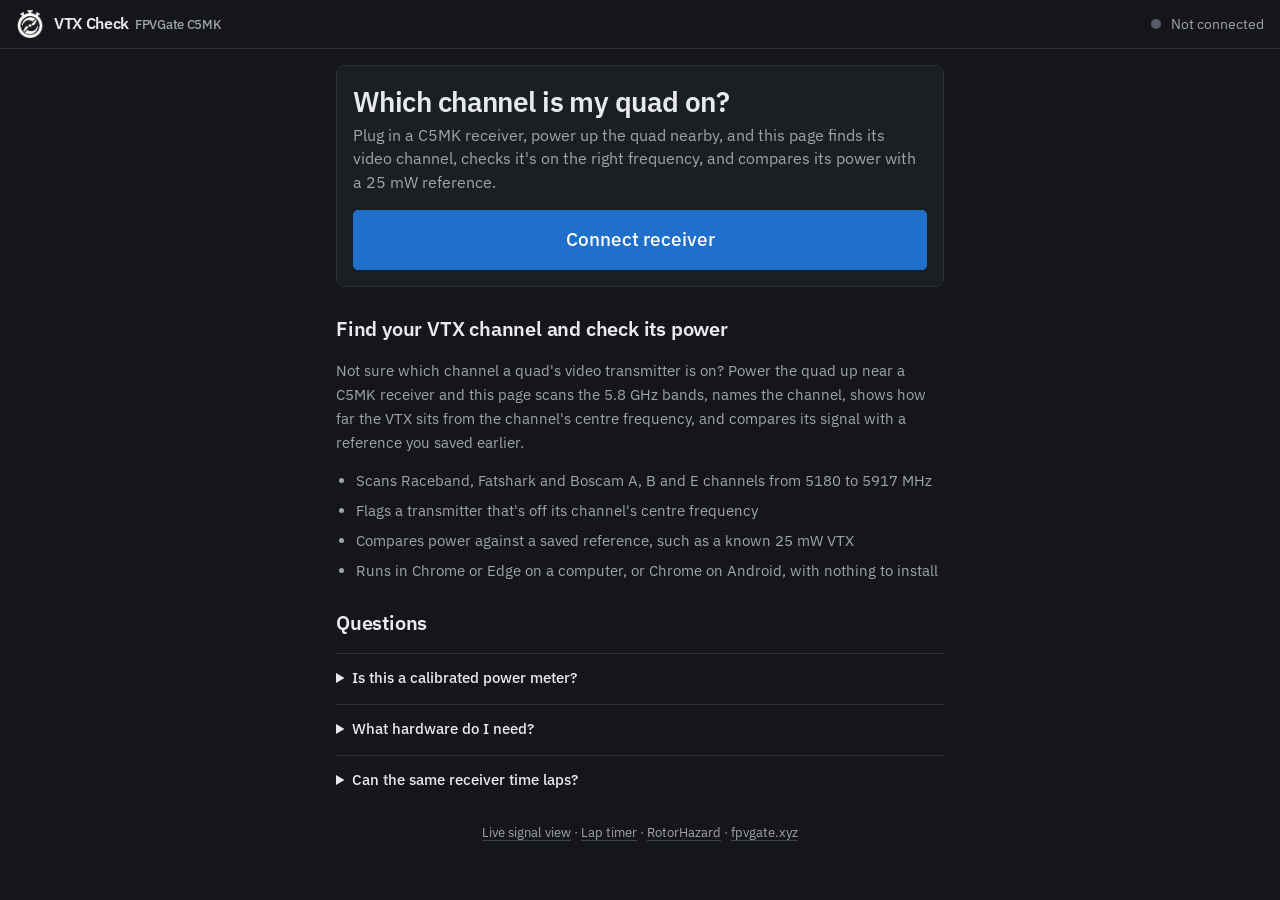
<file: multipilot/web/vtx/index.html>
<!DOCTYPE html>
<!-- VTX check: which channel a quad's video transmitter is on, whether it's on
     the right frequency, and its power compared with a known 25 mW reference.
     A C5MK receiver on USB; the work happens in the page (vtxscan.js).
     Published at https://c5mk.fpvgate.xyz/vtx/. -->
<html lang="en">
<head>
<meta charset="utf-8">
<meta name="viewport" content="width=device-width, initial-scale=1, viewport-fit=cover">
<meta name="theme-color" content="#111317">
<title>FPV VTX channel and power check | FPVGate C5MK</title>
<meta name="description" content="Find which 5.8 GHz channel a quad's video transmitter is on, check its centre frequency and compare its power against a reference, in your browser.">
<link rel="canonical" href="https://c5mk.fpvgate.xyz/vtx/">
<meta property="og:type" content="website">
<meta property="og:site_name" content="FPVGate C5MK">
<meta property="og:title" content="FPV VTX channel and power check | FPVGate C5MK">
<meta property="og:description" content="Find which 5.8 GHz channel a quad's video transmitter is on, check its centre frequency and compare its power against a reference, in your browser.">
<meta property="og:url" content="https://c5mk.fpvgate.xyz/vtx/">
<meta property="og:image" content="https://c5mk.fpvgate.xyz/assets/social-preview.png">
<meta property="og:image:width" content="1280">
<meta property="og:image:height" content="640">
<meta name="twitter:card" content="summary_large_image">
<meta name="twitter:image" content="https://c5mk.fpvgate.xyz/assets/social-preview.png">
<link rel="icon" href="../assets/fpvgate-logo.png" type="image/png">
<style>
  :root {
    --bg: #111317; --panel: #191c21; --panel2: #1f232a; --line: #2a2f37; --line2: #353b45;
    --text: #eef0f3; --soft: #bfc5ce; --muted: #8a919c; --accent: #3987e5; --accent-dim: #1d3a5c;
    --ok: #3dbb7c; --warn: #d9a33a; --bad: #e05d5d;
    --mono: ui-monospace, "Cascadia Mono", Consolas, monospace;
  }
  * { box-sizing: border-box; -webkit-tap-highlight-color: transparent; }
  html, body { margin: 0; background: var(--bg); color: var(--text); font: 16px/1.45 system-ui, "Segoe UI", Roboto, sans-serif; }
  a { color: var(--accent); }
  button { font: inherit; color: var(--text); cursor: pointer; border: 1px solid var(--line2); background: var(--panel2); border-radius: 12px; padding: 10px 16px; min-height: 48px; }
  button:active:not(:disabled) { transform: scale(.98); }
  button:disabled { opacity: .45; }
  button.primary { background: var(--accent); border-color: var(--accent); color: #fff; font-weight: 700; }
  button.big { width: 100%; font-size: 19px; min-height: 60px; border-radius: 16px; }
  header { position: sticky; top: 0; z-index: 10; display: flex; align-items: center; gap: 10px; padding: 10px 16px;
    padding-top: max(10px, env(safe-area-inset-top)); background: rgba(17,19,23,.94); backdrop-filter: blur(6px); border-bottom: 1px solid var(--line); }
  header .title { font-weight: 800; white-space: nowrap; overflow: hidden; text-overflow: ellipsis; min-width: 0; }
  header .title small { font-weight: 500; color: var(--muted); margin-left: 6px; }
  header .spacer { flex: 1; }
  .dot { width: 10px; height: 10px; border-radius: 50%; background: #555c66; flex: none; }
  .dot.ok { background: var(--ok); box-shadow: 0 0 0 3px rgba(61,187,124,.18); }
  .dot.busy { background: var(--warn); }
  #connText { color: var(--muted); font-size: 14px; white-space: nowrap; }
  main { max-width: 640px; margin: 0 auto; padding: 16px 16px calc(28px + env(safe-area-inset-bottom)); display: grid; gap: 16px; }
  main > *, .card { min-width: 0; }
  .card { background: var(--panel); border: 1px solid var(--line); border-radius: 16px; padding: 16px; }
  h1 { font-size: 28px; margin: 4px 0 6px; line-height: 1.15; }
  h2 { font-size: 13px; font-weight: 700; letter-spacing: .08em; text-transform: uppercase; color: var(--muted); margin: 0 0 10px; }
  p { margin: 0; color: var(--soft); }
  .muted { color: var(--muted); font-size: 14px; }
  .notice { border-radius: 12px; padding: 12px 14px; font-size: 15px; background: #2a2316; border: 1px solid #5a4823; color: #f1d9a3; }
  .notice.err { background: #2c1717; border-color: #6a2a2a; color: #f4b9b9; }
  .notice:empty { display: none; }
  [hidden] { display: none !important; }
  @media (max-width: 440px) { header .title small { display: none; } }

  footer { text-align: center; color: var(--muted); font-size: 13px; padding: 4px 16px 24px; }
  footer a { color: var(--soft); }
</style>
<link rel="stylesheet" href="../brand.css">
<script type="application/ld+json">
{
 "@context": "https://schema.org",
 "@type": "WebApplication",
 "name": "C5MK VTX check",
 "url": "https://c5mk.fpvgate.xyz/vtx/",
 "description": "Find a quad's 5.8 GHz video channel, check its centre frequency and compare its power against a reference, in the browser with an ESP32-C5 receiver.",
 "applicationCategory": "SportsApplication",
 "operatingSystem": "Chrome or Edge on a computer, Chrome on Android",
 "browserRequirements": "Web Serial or WebUSB",
 "offers": {
  "@type": "Offer",
  "price": "0",
  "priceCurrency": "USD"
 },
 "isPartOf": {
  "@type": "WebSite",
  "name": "FPVGate C5MK",
  "url": "https://c5mk.fpvgate.xyz/"
 }
}
</script>
<script type="application/ld+json">
{
 "@context": "https://schema.org",
 "@type": "FAQPage",
 "mainEntity": [
  {
   "@type": "Question",
   "name": "Is this a calibrated power meter?",
   "acceptedAnswer": {
    "@type": "Answer",
    "text": "No. The comparison is relative: it tells you whether a VTX is stronger or weaker than your reference at the same distance, not its output in milliwatts."
   }
  },
  {
   "@type": "Question",
   "name": "What hardware do I need?",
   "acceptedAnswer": {
    "@type": "Answer",
    "text": "An ESP32-C5 board with a 5 GHz antenna running the free C5MK firmware, which you can flash from the C5 flasher, and a USB data cable."
   }
  },
  {
   "@type": "Question",
   "name": "Can the same receiver time laps?",
   "acceptedAnswer": {
    "@type": "Answer",
    "text": "Yes. Use the browser lap timer for 1–4 pilots, or plug it into RotorHazard for up to eight."
   }
  }
 ]
}
</script>
</head>
<body>
<header>
  <img class="brand-logo" src="../assets/fpvgate-logo.png" alt="FPVGate" width="28" height="28">
  <span class="title">VTX Check<small>FPVGate C5MK</small></span>
  <span class="spacer"></span>
  <span class="dot" id="dot"></span><span id="connText">Not connected</span>
</header>

<main>
  <div class="notice" id="notice"></div>

  <section class="card" id="cardConnect">
    <h1>Which channel is my quad on?</h1>
    <p>Plug in a C5MK receiver, power up the quad nearby, and this page finds its video channel, checks it's on the right
      frequency, and compares its power with a 25 mW reference.</p>
    <button class="primary big" id="btnConnect" style="margin-top:16px">Connect receiver</button>
    <div class="notice err" id="noUsb" hidden style="margin-top:12px"></div>
  </section>

  <section id="vtxPanel" hidden></section>

  <section class="about" id="aboutVtx">
    <h2>Find your VTX channel and check its power</h2>
    <p>Not sure which channel a quad's video transmitter is on? Power the quad up near a C5MK receiver and this page scans the 5.8&nbsp;GHz bands, names the channel, shows how far the VTX sits from the channel's centre frequency, and compares its signal with a reference you saved earlier.</p>
    <ul>
      <li>Scans Raceband, Fatshark and Boscam A, B and E channels from 5180 to 5917&nbsp;MHz</li>
      <li>Flags a transmitter that's off its channel's centre frequency</li>
      <li>Compares power against a saved reference, such as a known 25&nbsp;mW VTX</li>
      <li>Runs in Chrome or Edge on a computer, or Chrome on Android, with nothing to install</li>
    </ul>
    <h2>Questions</h2>
    <details>
      <summary>Is this a calibrated power meter?</summary>
      <p>No. The comparison is relative: it tells you whether a VTX is stronger or weaker than your reference at the same distance, not its output in milliwatts.</p>
    </details>
    <details>
      <summary>What hardware do I need?</summary>
      <p>An ESP32-C5 board with a 5&nbsp;GHz antenna running the free C5MK firmware, which you can flash from the <a href="https://fpvgate.xyz/c5.html#flasher" target="_blank" rel="noopener">C5 flasher</a>, and a USB data cable.</p>
    </details>
    <details>
      <summary>Can the same receiver time laps?</summary>
      <p>Yes. Use the <a href="../timer/">browser lap timer</a> for 1–4 pilots, or <a href="../rotorhazard/">plug it into RotorHazard</a> for up to eight.</p>
    </details>
  </section>

</main>

<footer>
  <a href="../">Live signal view</a> · <a href="../timer/">Lap timer</a> · <a href="../rotorhazard/">RotorHazard</a> · <a href="https://fpvgate.xyz" target="_blank" rel="noopener">fpvgate.xyz</a>
</footer>

<script type="module">
import { C5Link, whyNoTransport } from "../c5mk-link.js";
import { mountVtxCheck } from "../vtxpanel.js";

const $ = id => document.getElementById(id);
const link = new C5Link();
mountVtxCheck($("vtxPanel"), link);

function notice(text, err) {
  $("notice").textContent = text || "";
  $("notice").className = "notice" + (err ? " err" : "");
}

link.addEventListener("state", e => {
  const { connected, text } = e.detail;
  $("dot").className = "dot" + (connected ? " ok" : /Connecting/.test(text) ? " busy" : "");
  $("connText").textContent = connected ? "Connected" : /Connecting/.test(text) ? "Connecting…" : "Not connected";
  $("cardConnect").hidden = $("aboutVtx").hidden = connected;
  $("vtxPanel").hidden = !connected;
  if (connected) { notice(""); link.send("scan on"); }
  else if (!/Connecting|Not connected/.test(text)) notice(text, true);
});
$("btnConnect").onclick = () => link.connect();

if (!link.kind) {
  $("noUsb").textContent = whyNoTransport();
  $("noUsb").hidden = false;
  $("btnConnect").disabled = true;
} else {
  link.watch();
  link.autoConnect();
}
</script>
</body>
</html>
</file>
<file: multipilot/web/brand.css>
/* FPVGate website design foundation, aligned with fpvgate.xyz/styles.css.
   Fonts are bundled locally so the receiver tools also work offline. */
@font-face {
  font-family: "IBM Plex Sans";
  font-style: normal;
  font-weight: 400 700;
  font-display: swap;
  src: url("assets/ibm-plex-sans-latin.woff2") format("woff2");
}
@font-face {
  font-family: "IBM Plex Mono";
  font-style: normal;
  font-weight: 400;
  font-display: swap;
  src: url("assets/ibm-plex-mono-regular-latin.woff2") format("woff2");
}
@font-face {
  font-family: "IBM Plex Mono";
  font-style: normal;
  font-weight: 500;
  font-display: swap;
  src: url("assets/ibm-plex-mono-medium-latin.woff2") format("woff2");
}

:root {
  color-scheme: dark;
  --surface: #14161a; --surface-1: #1b1e23; --surface-2: #22262c; --surface-inset: #101216;
  --ink: #e9eaec; --ink-2: #a0a4ab; --ink-3: #71767e;
  --rule: #2b2f36; --rule-strong: #3d434c;
  --accent: #6fb2f2; --accent-fill: #1f6fcc; --accent-fill-hover: #2a80e0; --accent-ink: #fff;
  --ok: #55a06e; --warn: #c48a2c; --bad: #d2543f;
  --font-body: "IBM Plex Sans", "Helvetica Neue", Helvetica, Arial, sans-serif;
  --font-mono: "IBM Plex Mono", ui-monospace, "SF Mono", Menlo, Consolas, monospace;
  --r-sm: 3px; --r: 5px; --r-lg: 8px;
  --bg: var(--surface); --panel: var(--surface-1); --panel2: var(--surface-2);
  --line: var(--rule); --line2: var(--rule-strong);
  --text: var(--ink); --soft: var(--ink-2); --muted: var(--ink-2);
  --mono: var(--font-mono); --accent-dim: #192d43;
}
html { -webkit-text-size-adjust: 100%; }
body { font-family: var(--font-body); -webkit-font-smoothing: antialiased; }
a { color: var(--ink); text-decoration-color: var(--rule-strong); text-underline-offset: .2em; }
a:hover { color: var(--accent); text-decoration-color: currentColor; }
b, strong { font-weight: 600; }
h1, h2, h3, .intro h1 { font-family: var(--font-body); font-weight: 600; letter-spacing: -.02em; }
.ph h2, h2, .intro .side h3 { text-transform: none; letter-spacing: -.01em; }
header, header.top { background: var(--surface); backdrop-filter: none; }
header .title, .brand b { font-weight: 600; letter-spacing: -.02em; }
.brand-logo { width: 28px; height: 28px; object-fit: contain; filter: invert(1); flex: none; }
.brand .product { font-weight: 400; color: var(--soft); }
.panel, .card, .lane, .notice, .signal-help, dialog { border-radius: var(--r-lg); box-shadow: none; }
button, button.big, select, input[type=text], input[type=number], .btn-link,
.seg, .seg button, .stepper button, .chip, .tag, .signal-handle, #btnSignalHelp,
.tip, #log, .ed-channels button { border-radius: var(--r); box-shadow: none; }
button, .btn-link, .seg button.on, button.primary, .stepper output { font-weight: 500; }
button:active:not(:disabled) { transform: none; }
button.primary, .seg button.on { background: var(--accent-fill); border-color: var(--accent-fill); color: var(--accent-ink); }
button.primary:hover:not(:disabled), .seg button.on:hover:not(:disabled) { background: var(--accent-fill-hover); border-color: var(--accent-fill-hover); }
button:hover:not(:disabled), .btn-link:hover { background: var(--surface-2); border-color: var(--rule-strong); }
button.on, .app-nav .current { background: var(--surface-2); border-color: var(--rule-strong); color: var(--ink); }
.dot.ok { box-shadow: none; }
.switch input { border-radius: var(--r-sm); }
.switch input::after { border-radius: 1px; }
.card .val, .lane .stats b, .chip { font-weight: 500; }
.card .val small { font-family: var(--font-body); }
.steps .n { background: transparent; border-radius: 0; color: var(--accent); font-family: var(--font-mono); font-weight: 500; }
.lane .name, .lane .lapno { font-weight: 600; }
.lane .clock { font-weight: 500; }
.promo { background: var(--surface-1); border-color: var(--rule); }
.promo h2 { color: var(--ink); }
.lane.flash { animation: none; }
:focus-visible { outline: 2px solid var(--accent); outline-offset: 2px; }

/* Explainer and FAQ under each tool's connect screen. Plain HTML, so it reads
   without a receiver and is what search engines index for each page. */
.about { display: grid; gap: 14px; color: var(--soft); font-size: 15px; line-height: 1.6; }
.about h2 { font-size: 20px; color: var(--ink); margin: 10px 0 0; }
.about h3 { font-size: 16px; color: var(--ink); margin: 4px 0 0; }
.about p, .about ul { margin: 0; color: var(--soft); }
.about ul { padding-left: 20px; display: grid; gap: 6px; }
.about details { border-top: 1px solid var(--rule); padding: 12px 0 0; }
.about summary { cursor: pointer; color: var(--ink); font-weight: 500; }
.about details p { margin-top: 8px; }
.about .cols { display: grid; gap: 14px 28px; }
@media (min-width: 760px) { .about .cols { grid-template-columns: 1fr 1fr; } }
.tool-links { display: flex; flex-wrap: wrap; gap: 6px 14px; }

/* The shared VTX module inserts its CSS dynamically: keep these selectors
   specific enough to apply the same brand after the panel is mounted. */
.vx .vx-card { border-radius: var(--r-lg); }
.vx button, .vx .vx-primary, .vx .vx-verdict, .vx .vx-notice, .vx .vx-cell { border-radius: var(--r); }
body .vx button.vx-primary { background: var(--accent-fill); border-color: var(--accent-fill); font-weight: 500; }
body .vx button.vx-primary:hover:not(:disabled) { background: var(--accent-fill-hover); }
body .vx h3 { text-transform: none; letter-spacing: -.01em; font-weight: 600; }
body .vx .vx-ch, body .vx .vx-big { font-weight: 500; }

@media (prefers-reduced-motion: reduce) {
  *, *::before, *::after { animation-duration: .01ms !important; transition-duration: .01ms !important; scroll-behavior: auto !important; }
}
</file>
